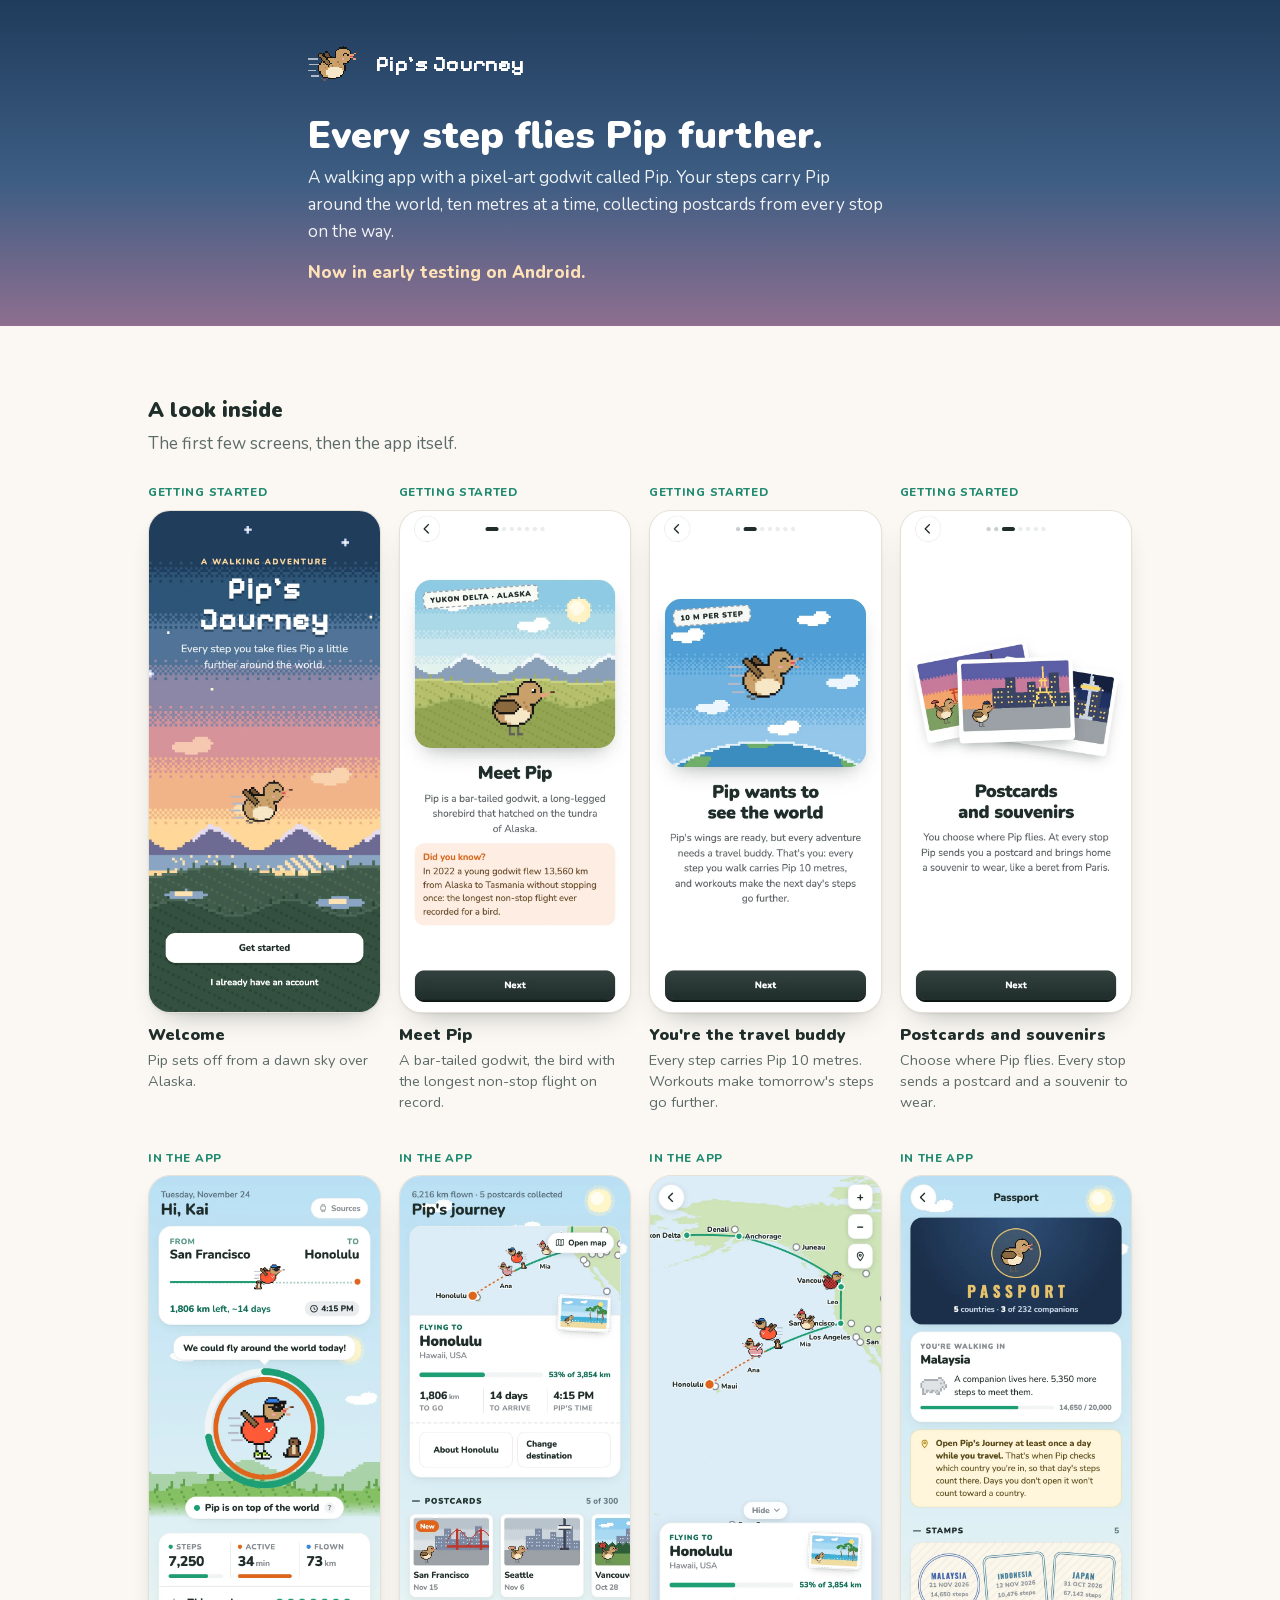
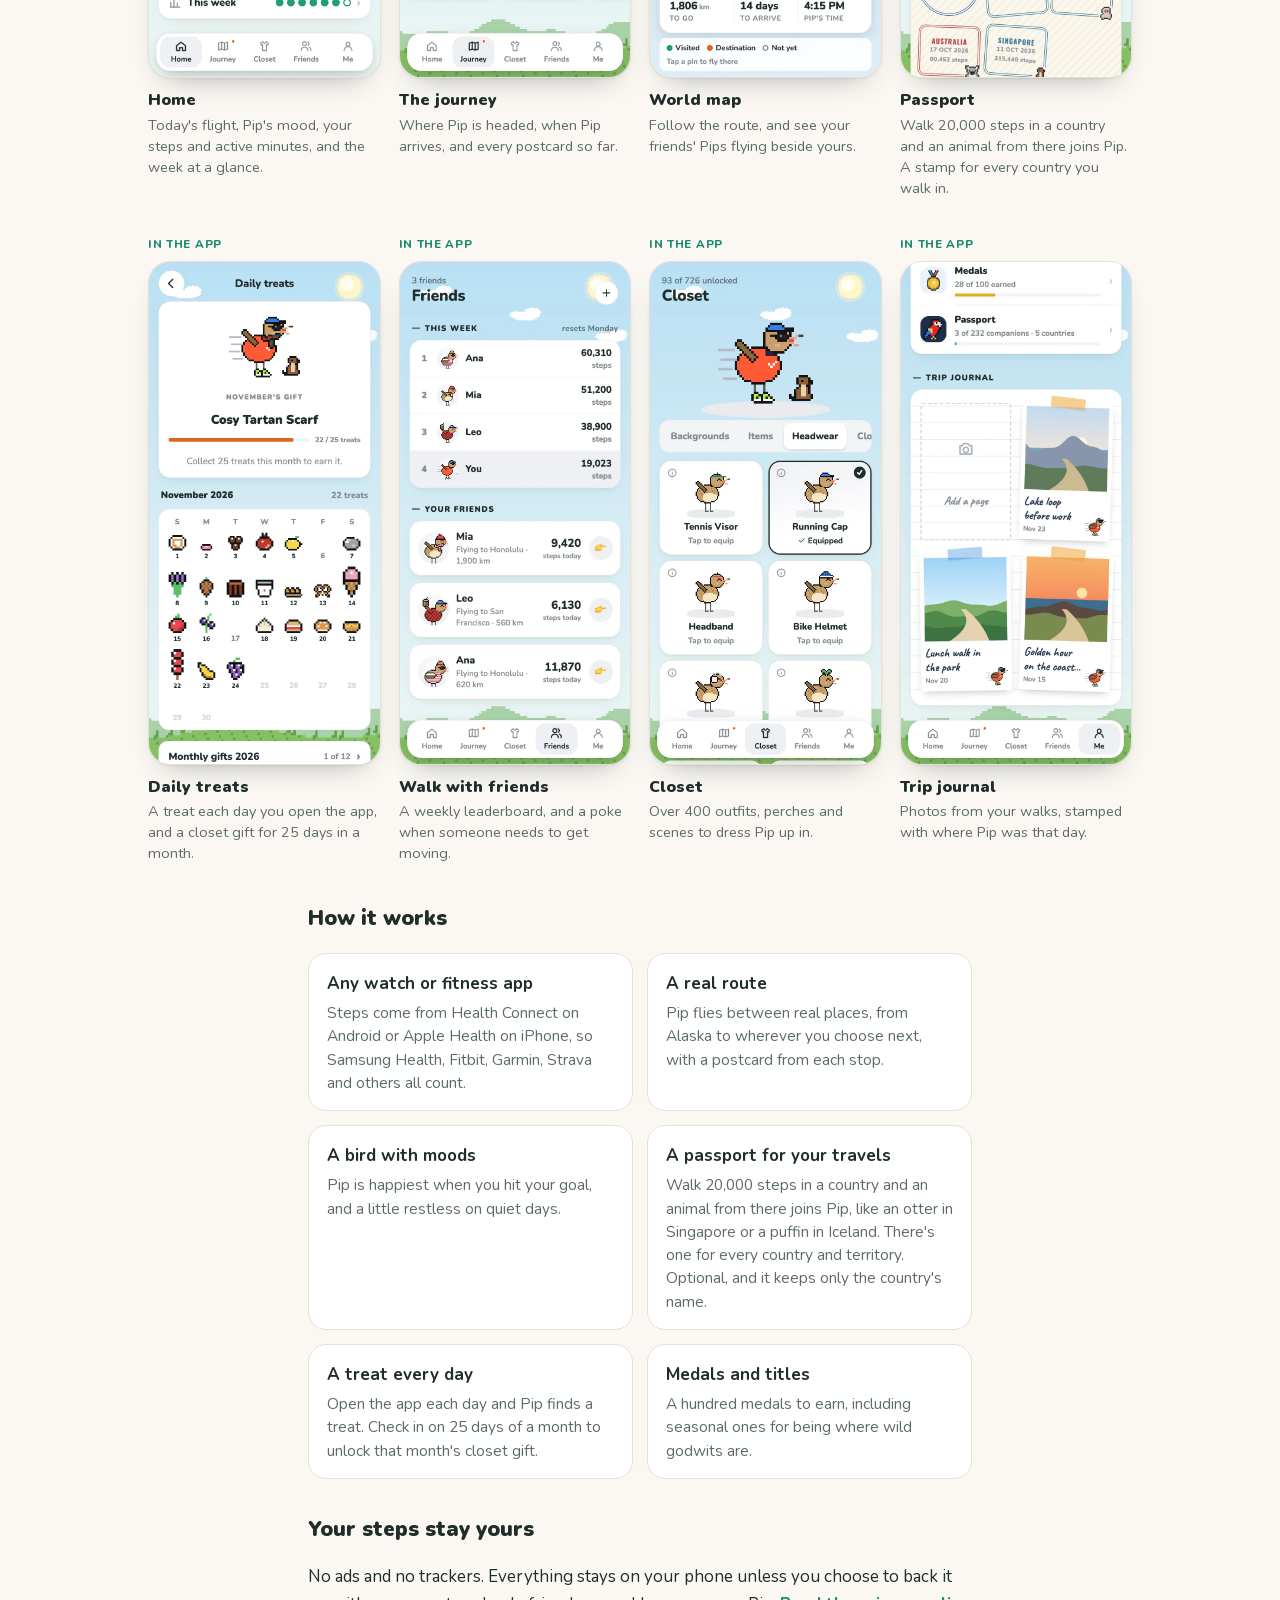
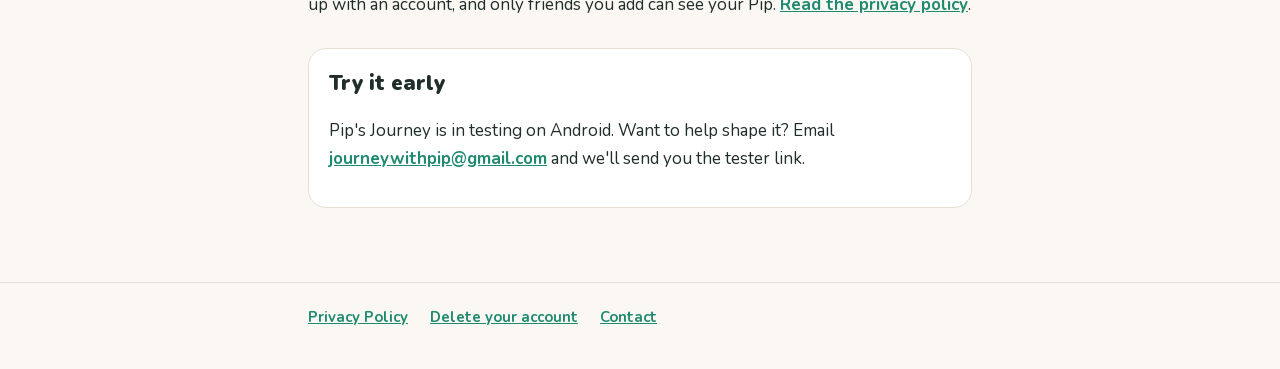
<file: index.html>
<!doctype html>
<html lang="en">
<head>
  <meta charset="utf-8">
  <meta name="viewport" content="width=device-width, initial-scale=1, viewport-fit=cover">
  <title>Pip's Journey</title>
  <meta name="description" content="A walking app: a pixel-art godwit called Pip flies around the world on your steps.">
  <link rel="icon" href="pip.png">
  <link rel="stylesheet" href="style.css?v=2">
</head>
<body>
  <header class="hero">
    <div class="wrap">
      <a class="brand" href="./"><img src="pip.png" alt="">Pip's Journey</a>
      <h1>Every step flies Pip further.</h1>
      <p>A walking app with a pixel-art godwit called Pip. Your steps carry Pip around the world, ten metres
        at a time, collecting postcards from every stop on the way.</p>
      <p class="hero-note">Now in early testing on Android.</p>
    </div>
  </header>

  <main>
    <section class="gallery" aria-labelledby="g-title">
      <div class="wrap">
        <h2 id="g-title">A look inside</h2>
        <p class="dim">The first few screens, then the app itself.</p>
      </div>
      <ol class="shots">
        <li><span class="tag">Getting started</span><img src="shot-onb-welcome.webp?v=2" width="390" height="844" alt="Welcome screen: Pip flying over a dawn sky, with the tagline 'Every step you take flies Pip a little further around the world'">
          <b>Welcome</b><span>Pip sets off from a dawn sky over Alaska.</span></li>
        <li><span class="tag">Getting started</span><img src="shot-onb-pip.webp?v=2" width="390" height="844" alt="Meet Pip: a bar-tailed godwit on the tundra, with a fact about the record non-stop flight" loading="lazy">
          <b>Meet Pip</b><span>A bar-tailed godwit, the bird with the longest non-stop flight on record.</span></li>
        <li><span class="tag">Getting started</span><img src="shot-onb-world.webp?v=2" width="390" height="844" alt="Onboarding: every step carries Pip 10 metres" loading="lazy">
          <b>You're the travel buddy</b><span>Every step carries Pip 10 metres. Workouts make tomorrow's steps go further.</span></li>
        <li><span class="tag">Getting started</span><img src="shot-onb-souvenirs.webp?v=2" width="390" height="844" alt="Onboarding: postcards and souvenirs from each stop" loading="lazy">
          <b>Postcards and souvenirs</b><span>Choose where Pip flies. Every stop sends a postcard and a souvenir to wear.</span></li>
        <li><span class="tag">In the app</span><img src="shot-home.webp?v=2" width="390" height="844" alt="Home: today's flight from San Francisco to Honolulu, Pip in the mood ring with an otter companion, and today's steps, active minutes and distance flown" loading="lazy">
          <b>Home</b><span>Today's flight, Pip's mood, your steps and active minutes, and the week at a glance.</span></li>
        <li><span class="tag">In the app</span><img src="shot-journey.webp?v=2" width="390" height="844" alt="Journey: the trip card flying to Honolulu, and a row of postcards collected" loading="lazy">
          <b>The journey</b><span>Where Pip is headed, when Pip arrives, and every postcard so far.</span></li>
        <li><span class="tag">In the app</span><img src="shot-map.webp?v=2" width="390" height="844" alt="World map: Pip's route down the west coast of North America, with friends' Pips flying nearby" loading="lazy">
          <b>World map</b><span>Follow the route, and see your friends' Pips flying beside yours.</span></li>
        <li><span class="tag">In the app</span><img src="shot-passport.webp?v=2" width="390" height="844" alt="Passport: walking in Malaysia with 14,650 of 20,000 steps toward its companion, and stamps from Singapore, Australia, Japan and Indonesia" loading="lazy">
          <b>Passport</b><span>Walk 20,000 steps in a country and an animal from there joins Pip. A stamp for every country you walk in.</span></li>
        <li><span class="tag">In the app</span><img src="shot-treats.webp?v=2" width="390" height="844" alt="Daily treats: November's gift, a cosy tartan scarf, 22 of 25 treats in, above a calendar with a treat on each day checked in" loading="lazy">
          <b>Daily treats</b><span>A treat each day you open the app, and a closet gift for 25 days in a month.</span></li>
        <li><span class="tag">In the app</span><img src="shot-friends.webp?v=2" width="390" height="844" alt="Friends: this week's step leaderboard and each friend's Pip with steps today and a button to poke them" loading="lazy">
          <b>Walk with friends</b><span>A weekly leaderboard, and a poke when someone needs to get moving.</span></li>
        <li><span class="tag">In the app</span><img src="shot-closet.webp?v=2" width="390" height="844" alt="Closet: Pip in a running cap, sunglasses and running top with an otter companion, above a grid of hats to choose from" loading="lazy">
          <b>Closet</b><span>Over 400 outfits, perches and scenes to dress Pip up in.</span></li>
        <li><span class="tag">In the app</span><img src="shot-journal.webp?v=2" width="390" height="844" alt="Trip journal: polaroid photos from walks, each with a handwritten caption and Pip's stamp" loading="lazy">
          <b>Trip journal</b><span>Photos from your walks, stamped with where Pip was that day.</span></li>
      </ol>
    </section>

    <div class="wrap">
      <h2>How it works</h2>
      <ul class="features">
        <li><b>Any watch or fitness app</b><span>Steps come from Health Connect on Android or Apple Health on iPhone, so Samsung Health, Fitbit, Garmin, Strava and others all count.</span></li>
        <li><b>A real route</b><span>Pip flies between real places, from Alaska to wherever you choose next, with a postcard from each stop.</span></li>
        <li><b>A bird with moods</b><span>Pip is happiest when you hit your goal, and a little restless on quiet days.</span></li>
        <li><b>A passport for your travels</b><span>Walk 20,000 steps in a country and an animal from there joins Pip, like an otter in Singapore or a puffin in Iceland. There's one for every country and territory. Optional, and it keeps only the country's name.</span></li>
        <li><b>A treat every day</b><span>Open the app each day and Pip finds a treat. Check in on 25 days of a month to unlock that month's closet gift.</span></li>
        <li><b>Medals and titles</b><span>A hundred medals to earn, including seasonal ones for being where wild godwits are.</span></li>
      </ul>

      <h2>Your steps stay yours</h2>
      <p>No ads and no trackers. Everything stays on your phone unless you choose to back it up with an account,
        and only friends you add can see your Pip. <a href="privacy.html">Read the privacy policy</a>.</p>

      <div class="card cta">
        <h2>Try it early</h2>
        <p>Pip's Journey is in testing on Android. Want to help shape it? Email
          <a href="mailto:journeywithpip@gmail.com">journeywithpip@gmail.com</a> and we'll send you the tester link.</p>
      </div>
    </div>
  </main>

  <footer>
    <div class="wrap links"><a href="privacy.html">Privacy Policy</a><a href="delete-account.html">Delete your account</a><a href="mailto:journeywithpip@gmail.com">Contact</a></div>
  </footer>
</body>
</html>
</file>
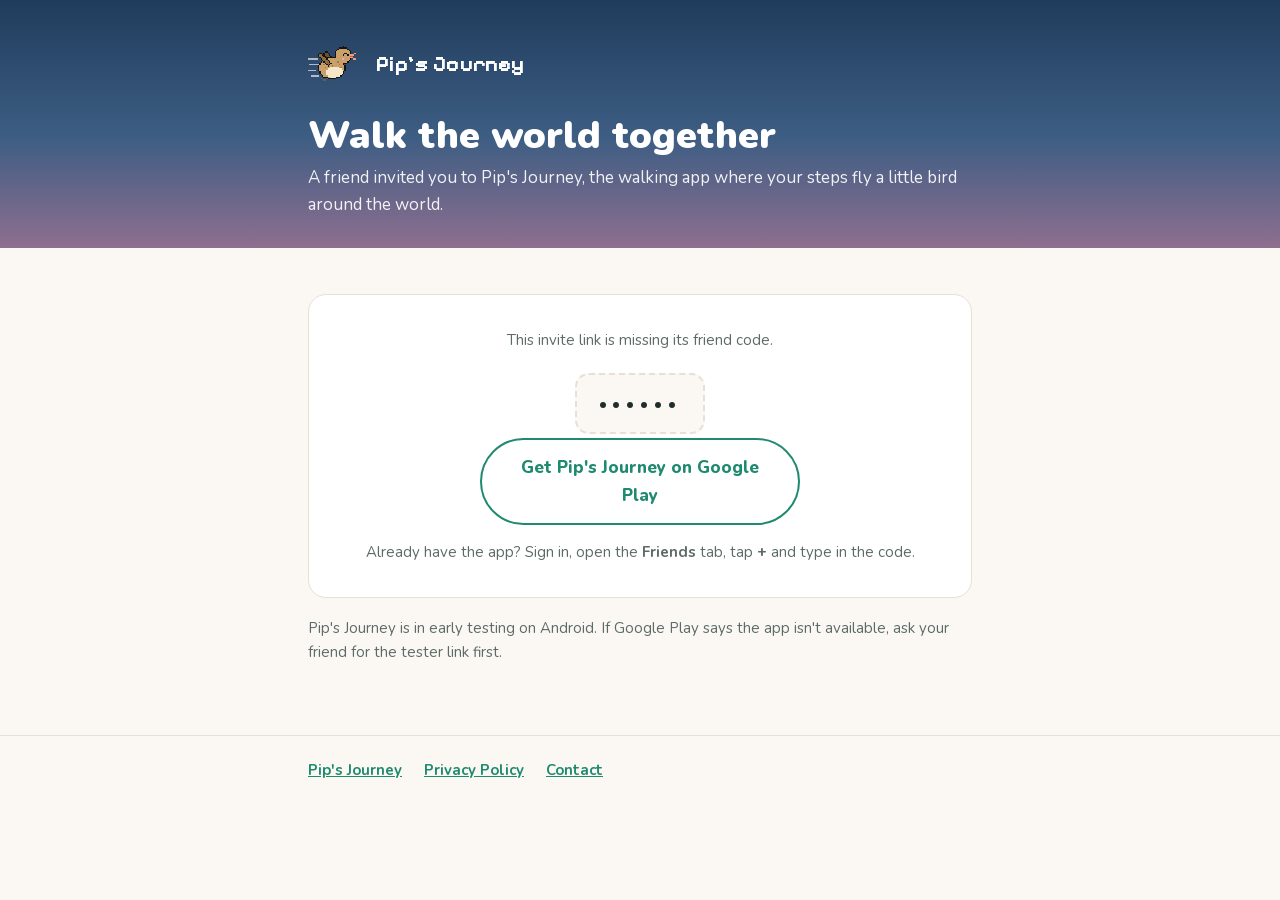
<file: add.html>
<!doctype html>
<html lang="en">
<head>
  <meta charset="utf-8">
  <meta name="viewport" content="width=device-width, initial-scale=1, viewport-fit=cover">
  <title>Add a Friend · Pip's Journey</title>
  <meta name="description" content="A friend invited you to walk the world together on Pip's Journey.">
  <link rel="icon" href="pip.png">
  <link rel="stylesheet" href="style.css?v=2">
  <style>
    [hidden] { display: none !important; }
    .invite { text-align: center; }
    .code { display: inline-block; margin: 6px 0 4px; padding: 10px 22px; border: 2px dashed var(--line); border-radius: 14px;
      font: 800 34px/1.1 'Nunito', system-ui, sans-serif; letter-spacing: .14em; color: var(--ink); background: var(--bg); }
    .go { display: block; margin: 18px auto 10px; max-width: 320px; padding: 14px 22px; border-radius: 999px; background: var(--teal);
      color: #fff; font-weight: 800; text-decoration: none; }
    .go.ghost { background: none; color: var(--teal); border: 2px solid var(--teal); margin-top: 0; }
    .small { font-size: 15px; color: var(--dim); }
  </style>
</head>
<body>
  <header>
    <div class="wrap">
      <a class="brand" href="./"><img src="pip.png" alt="">Pip's Journey</a>
      <h1>Walk the world together</h1>
      <p>A friend invited you to Pip's Journey, the walking app where your steps fly a little bird around the world.</p>
    </div>
  </header>
  <main class="wrap">
    <div class="card invite">
      <p class="small" id="lead">Their friend code</p>
      <div class="code" id="code">······</div>
      <a class="go" id="open" href="#">Add them in the app</a>
      <a class="go ghost" href="https://play.google.com/store/apps/details?id=com.journeywithpip.pipsjourney">Get Pip's Journey on Google Play</a>
      <p class="small" id="how">Already have the app? Sign in, open the <b>Friends</b> tab, tap <b>+</b> and type in the code.</p>
    </div>
    <p class="small">Pip's Journey is in early testing on Android. If Google Play says the app isn't available,
      ask your friend for the tester link first.</p>
  </main>
  <footer>
    <div class="wrap links"><a href="./">Pip's Journey</a><a href="privacy.html">Privacy Policy</a><a href="mailto:journeywithpip@gmail.com">Contact</a></div>
  </footer>
  <script>
    // the friend code comes in the link: add.html?c=ABC123
    const code = (new URLSearchParams(location.search).get('c') || '').toUpperCase().replace(/[^A-Z0-9]/g, '');
    const ok = /^[A-Z0-9]{6}$/.test(code), open = document.getElementById('open');
    if (ok) document.getElementById('code').textContent = code;
    else { document.getElementById('lead').textContent = 'This invite link is missing its friend code.'; open.hidden = true; }
    // on Android, Chrome opens the app straight on the add-friend sheet, or Google Play when it isn't installed
    const play = 'https://play.google.com/store/apps/details?id=com.journeywithpip.pipsjourney';
    if (ok && /android/i.test(navigator.userAgent)) {
      open.href = `intent://friend/${code}#Intent;scheme=com.pipsjourney.app;package=com.journeywithpip.pipsjourney;S.browser_fallback_url=${encodeURIComponent(play)};end`;
    } else if (ok) {
      open.hidden = true; // the app is Android only, so there's nothing to open here
      document.getElementById('how').insertAdjacentHTML('afterbegin', 'Pip\'s Journey is on Android for now. ');
    }
  </script>
</body>
</html>
</file>
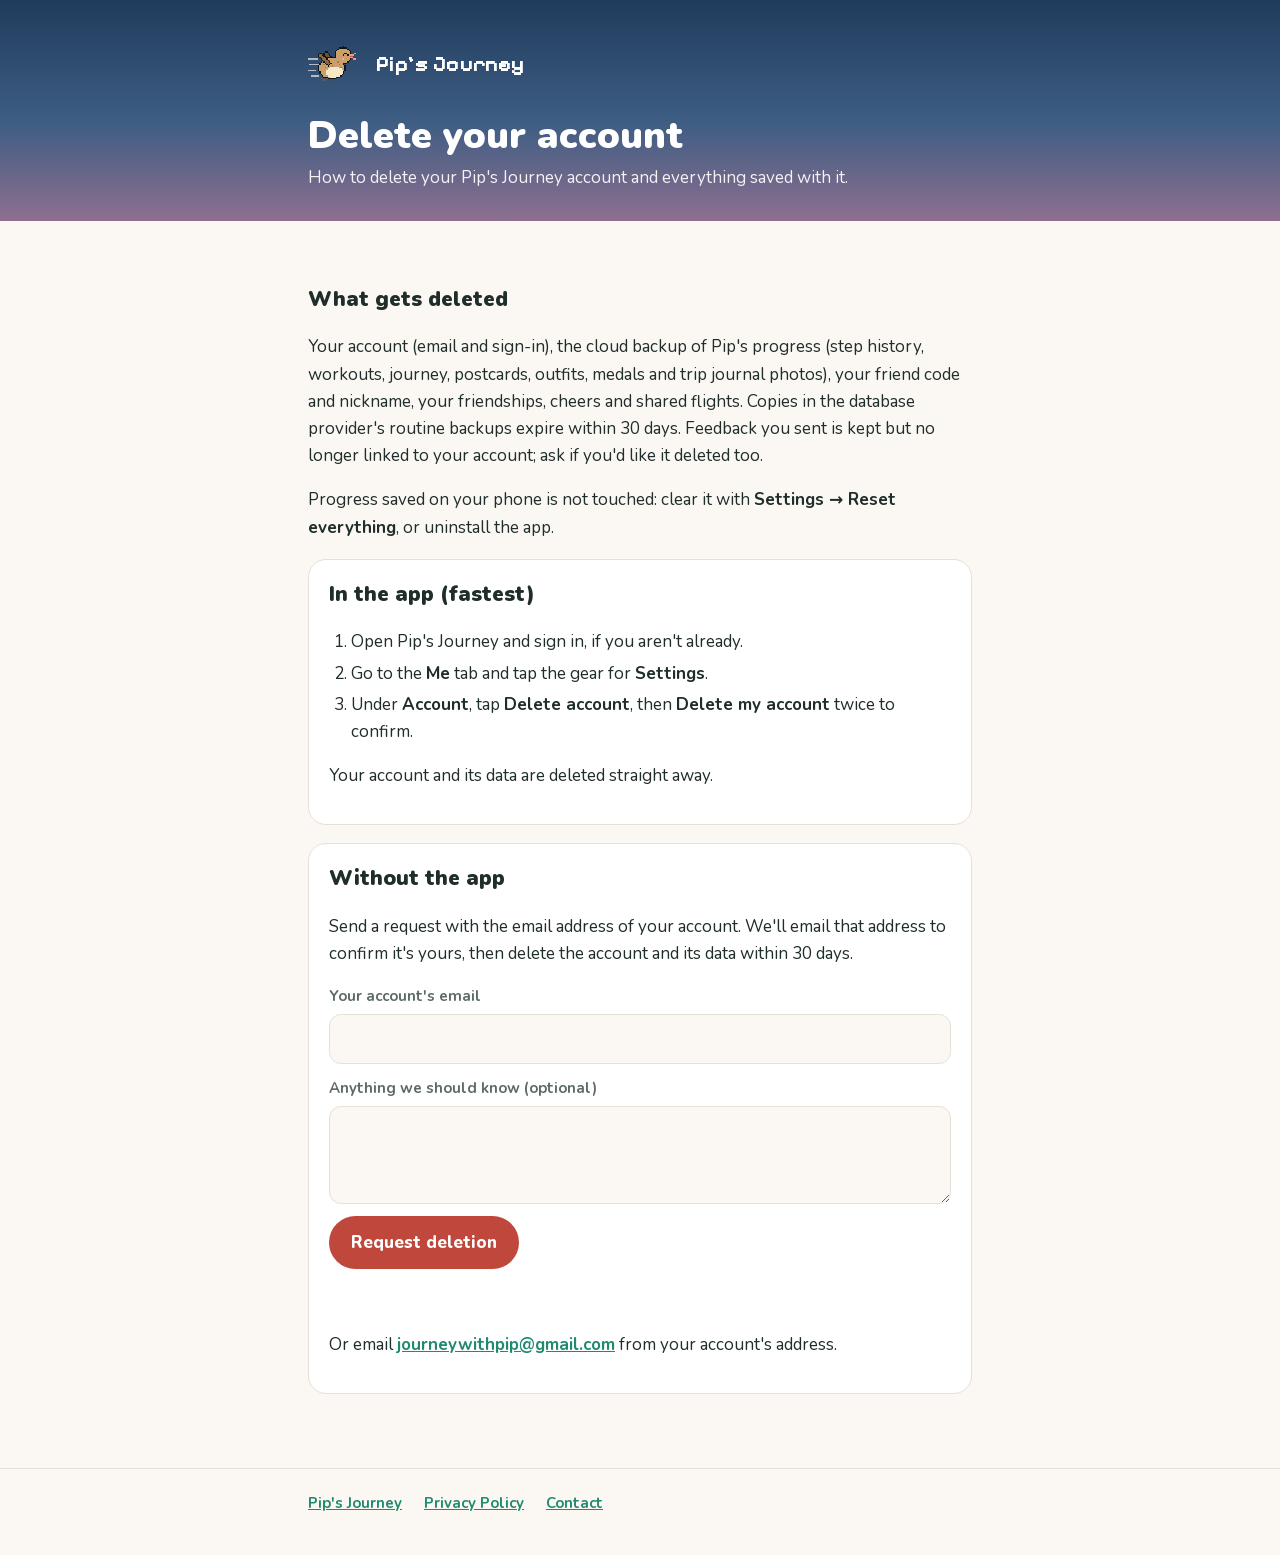
<file: delete-account.html>
<!doctype html>
<html lang="en">
<head>
  <meta charset="utf-8">
  <meta name="viewport" content="width=device-width, initial-scale=1, viewport-fit=cover">
  <title>Delete Your Account · Pip's Journey</title>
  <meta name="description" content="How to delete your Pip's Journey account and its data.">
  <link rel="icon" href="pip.png">
  <link rel="stylesheet" href="style.css">
</head>
<body>
  <header>
    <div class="wrap">
      <a class="brand" href="./"><img src="pip.png" alt="">Pip's Journey</a>
      <h1>Delete your account</h1>
      <p>How to delete your Pip's Journey account and everything saved with it.</p>
    </div>
  </header>
  <main class="wrap">
    <h2>What gets deleted</h2>
    <p>Your account (email and sign-in), the cloud backup of Pip's progress (step history, workouts, journey,
      postcards, outfits, medals and trip journal photos), your friend code and nickname, your friendships,
      cheers and shared flights. Copies in the database provider's routine backups expire within 30 days.
      Feedback you sent is kept but no longer linked to your account; ask if you'd like it deleted too.</p>
    <p>Progress saved on your phone is not touched: clear it with <b>Settings → Reset everything</b>, or
      uninstall the app.</p>

    <div class="card">
      <h2>In the app (fastest)</h2>
      <ol class="steps">
        <li>Open Pip's Journey and sign in, if you aren't already.</li>
        <li>Go to the <b>Me</b> tab and tap the gear for <b>Settings</b>.</li>
        <li>Under <b>Account</b>, tap <b>Delete account</b>, then <b>Delete my account</b> twice to confirm.</li>
      </ol>
      <p>Your account and its data are deleted straight away.</p>
    </div>

    <div class="card">
      <h2>Without the app</h2>
      <p>Send a request with the email address of your account. We'll email that address to confirm it's yours,
        then delete the account and its data within 30 days.</p>
      <form id="req">
        <label>Your account's email<input id="email" type="email" autocomplete="email" required maxlength="320"></label>
        <label>Anything we should know (optional)<textarea id="note" rows="3" maxlength="1000"></textarea></label>
        <button id="send" type="submit">Request deletion</button>
        <p class="status" id="status" role="status"></p>
      </form>
      <p>Or email <a href="mailto:journeywithpip@gmail.com">journeywithpip@gmail.com</a> from your account's address.</p>
    </div>
  </main>
  <footer>
    <div class="wrap links"><a href="./">Pip's Journey</a><a href="privacy.html">Privacy Policy</a><a href="mailto:journeywithpip@gmail.com">Contact</a></div>
  </footer>
  <script>
    // the request lands in the app's feedback table (supabase/launch.sql) as a "delete-request"; the key is
    // the app's public one, which can only add messages, never read them
    const SUPABASE = 'https://xuaolxqmotaytuojfxlx.supabase.co', KEY = 'sb_publishable_ofRMKVYnFPUyhH1-1Pyt_w_UhgM1ATS';
    const form = document.getElementById('req'), status = document.getElementById('status'), send = document.getElementById('send');
    form.addEventListener('submit', async e => {
      e.preventDefault();
      const email = document.getElementById('email').value.trim(), note = document.getElementById('note').value.trim();
      send.disabled = true; status.className = 'status'; status.textContent = 'Sending…';
      try {
        const res = await fetch(`${SUPABASE}/rest/v1/feedback`, {
          method: 'POST',
          headers: { apikey: KEY, 'Content-Type': 'application/json', Prefer: 'return=minimal' },
          body: JSON.stringify({ kind: 'delete-request', email, message: note || 'Please delete my account.', app: 'website' }),
        });
        if (!res.ok) throw new Error(res.status);
        form.reset();
        status.className = 'status ok'; status.textContent = "Request sent. We'll email you to confirm.";
      } catch (err) {
        status.className = 'status err'; status.textContent = "Couldn't send that. Try again, or email us instead.";
      }
      send.disabled = false;
    });
  </script>
</body>
</html>
</file>
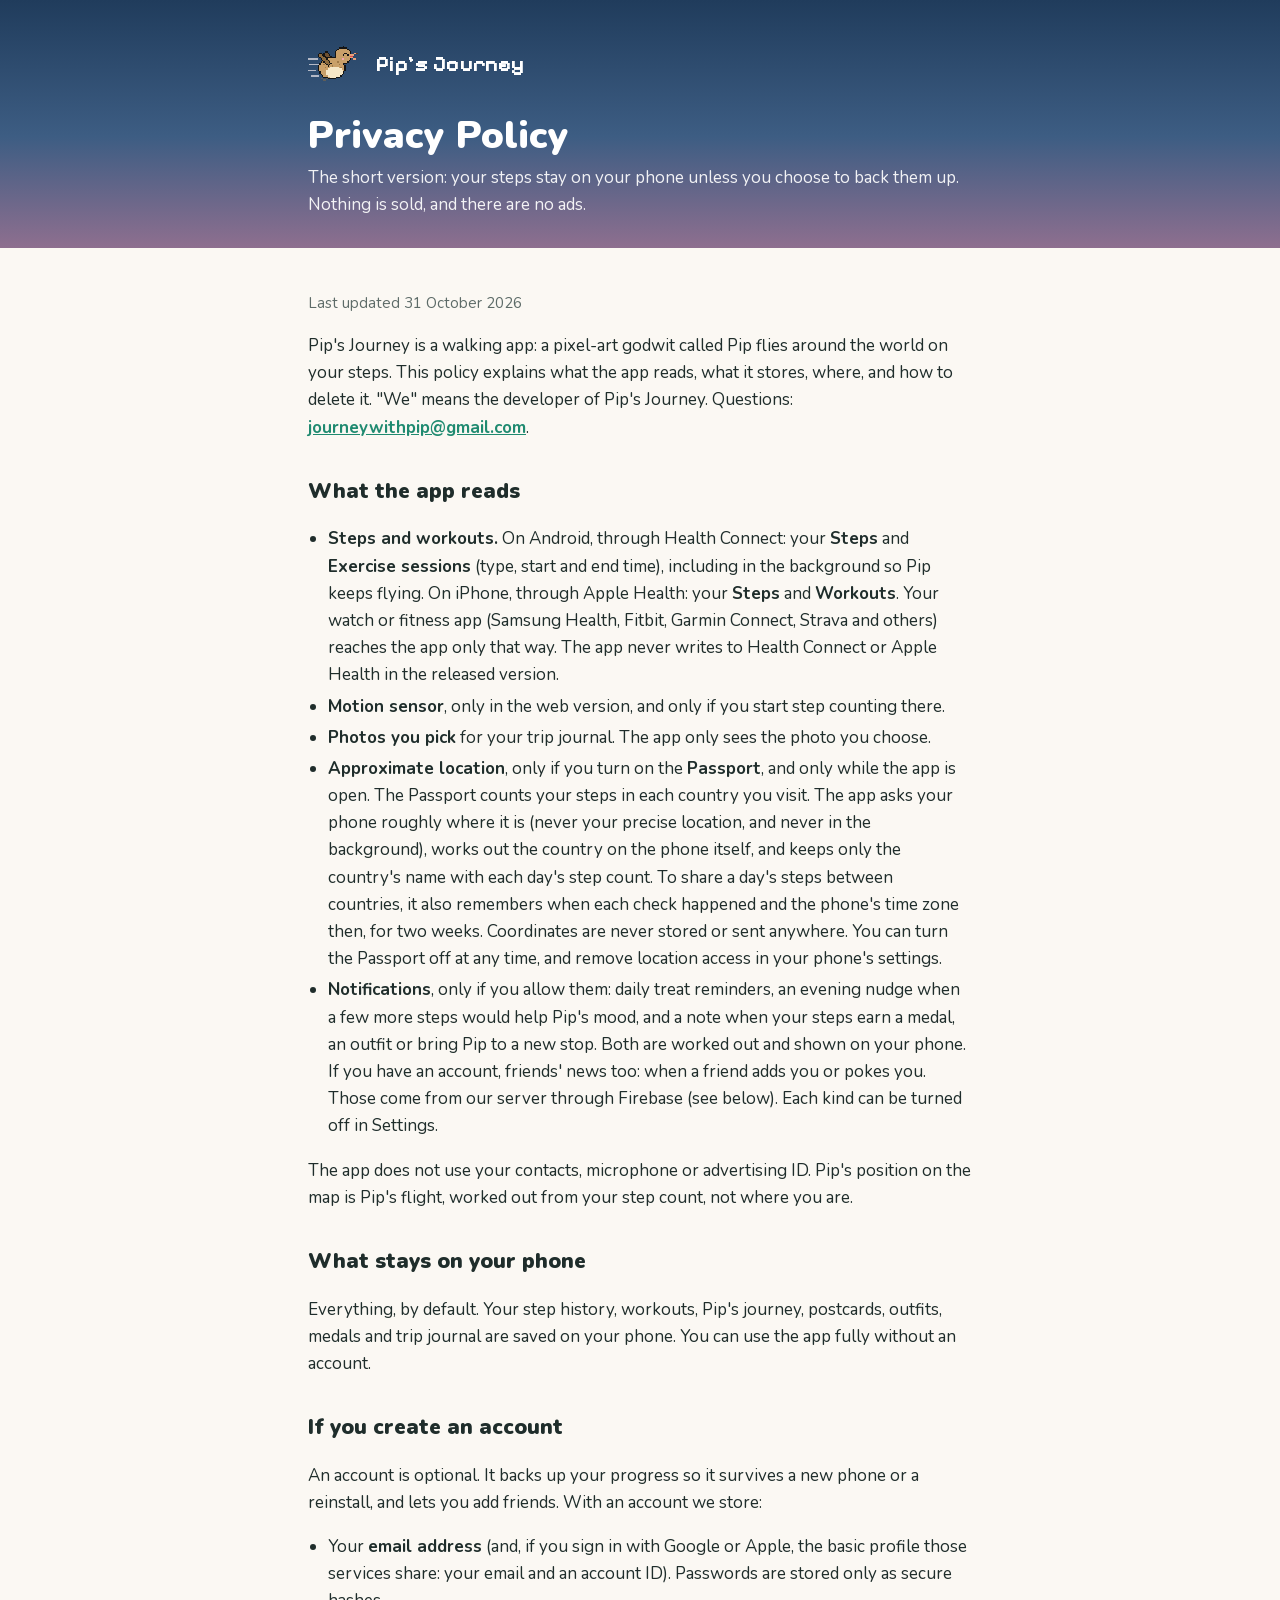
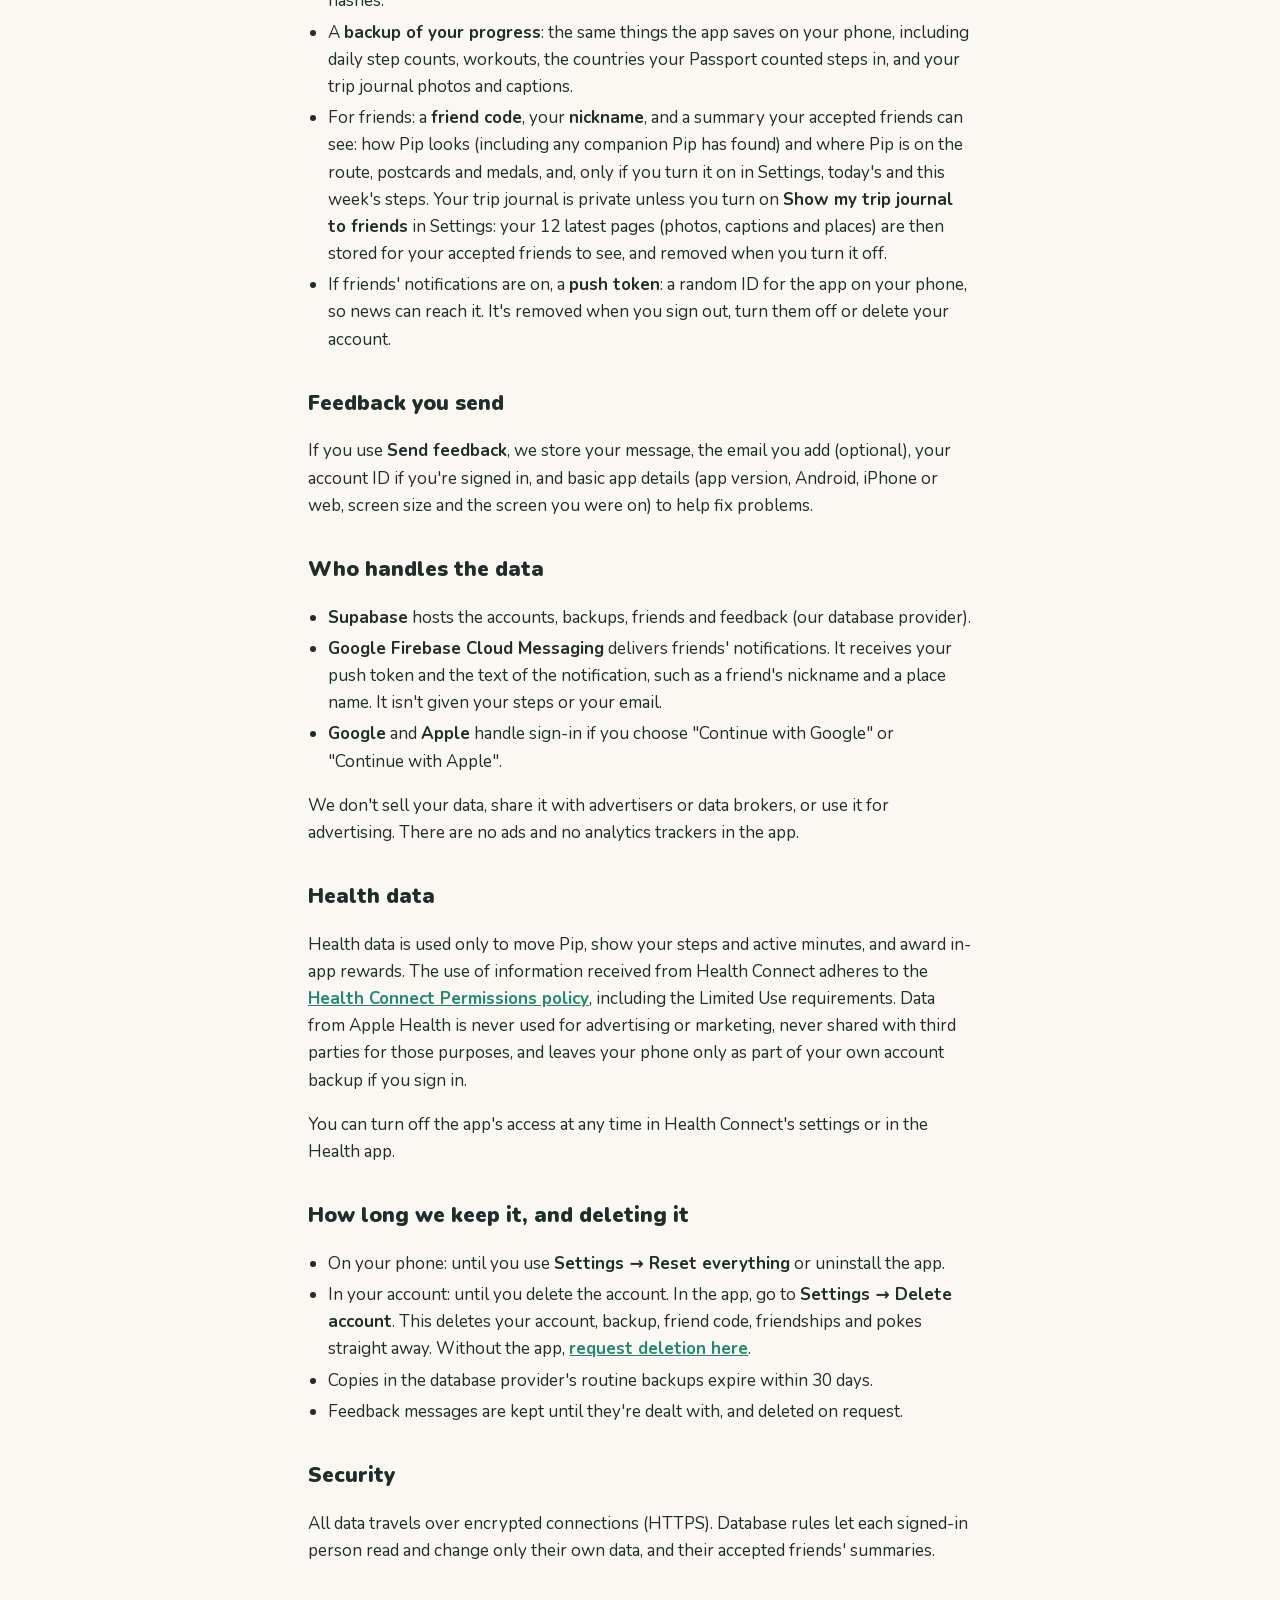
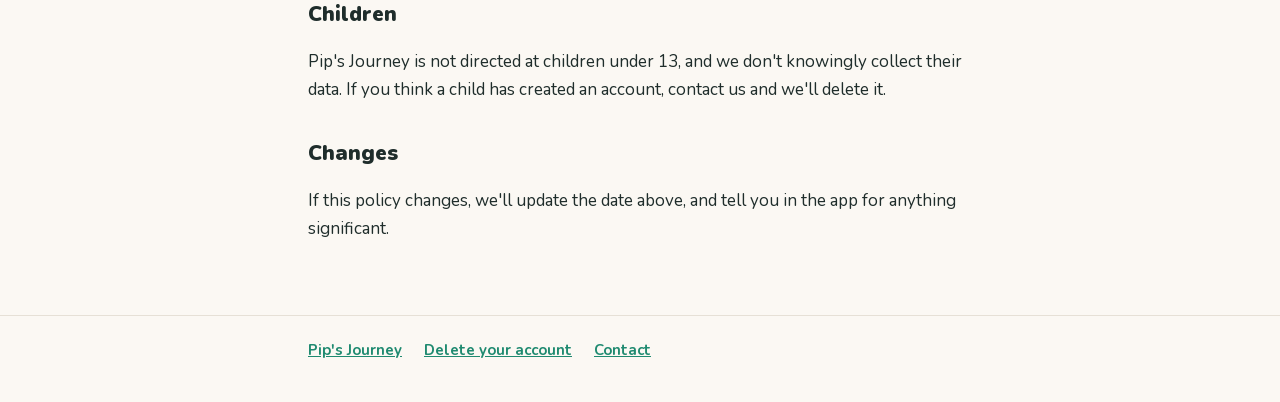
<file: privacy.html>
<!doctype html>
<html lang="en">
<head>
  <meta charset="utf-8">
  <meta name="viewport" content="width=device-width, initial-scale=1, viewport-fit=cover">
  <title>Privacy Policy · Pip's Journey</title>
  <meta name="description" content="How Pip's Journey handles your steps, workouts and account.">
  <link rel="icon" href="pip.png">
  <link rel="stylesheet" href="style.css">
</head>
<body>
  <header>
    <div class="wrap">
      <a class="brand" href="./"><img src="pip.png" alt="">Pip's Journey</a>
      <h1>Privacy Policy</h1>
      <p>The short version: your steps stay on your phone unless you choose to back them up. Nothing is sold, and there are no ads.</p>
    </div>
  </header>
  <main class="wrap">
    <p class="updated">Last updated 31 October 2026</p>

    <p>Pip's Journey is a walking app: a pixel-art godwit called Pip flies around the world on your steps.
      This policy explains what the app reads, what it stores, where, and how to delete it.
      "We" means the developer of Pip's Journey. Questions: <a href="mailto:journeywithpip@gmail.com">journeywithpip@gmail.com</a>.</p>

    <h2>What the app reads</h2>
    <ul>
      <li><b>Steps and workouts.</b> On Android, through Health Connect: your <b>Steps</b> and <b>Exercise
        sessions</b> (type, start and end time), including in the background so Pip keeps flying. On iPhone,
        through Apple Health: your <b>Steps</b> and <b>Workouts</b>. Your watch or fitness app (Samsung Health,
        Fitbit, Garmin Connect, Strava and others) reaches the app only that way. The app never writes to
        Health Connect or Apple Health in the released version.</li>
      <li><b>Motion sensor</b>, only in the web version, and only if you start step counting there.</li>
      <li><b>Photos you pick</b> for your trip journal. The app only sees the photo you choose.</li>
      <li><b>Approximate location</b>, only if you turn on the <b>Passport</b>, and only while the app is
        open. The Passport counts your steps in each country you visit. The app asks your phone roughly where
        it is (never your precise location, and never in the background), works out the country on the phone
        itself, and keeps only the country's name with each day's step count. To share a day's steps
        between countries, it also remembers when each check happened and the phone's time zone then, for
        two weeks. Coordinates are never stored or sent anywhere. You can turn the Passport off at any time, and remove location access in your phone's
        settings.</li>
      <li><b>Notifications</b>, only if you allow them: daily treat reminders, an evening nudge when a few more steps would help Pip's mood, and a note when your steps earn
        a medal, an outfit or bring Pip to a new stop. Both are worked out and shown on your phone. If you have an
        account, friends' news too: when a friend adds you or pokes you. Those come from
        our server through Firebase (see below). Each kind can be turned off in Settings.</li>
    </ul>
    <p>The app does not use your contacts, microphone or advertising ID. Pip's position on the map is Pip's
      flight, worked out from your step count, not where you are.</p>

    <h2>What stays on your phone</h2>
    <p>Everything, by default. Your step history, workouts, Pip's journey, postcards, outfits, medals and trip
      journal are saved on your phone. You can use the app fully without an account.</p>

    <h2>If you create an account</h2>
    <p>An account is optional. It backs up your progress so it survives a new phone or a reinstall, and lets
      you add friends. With an account we store:</p>
    <ul>
      <li>Your <b>email address</b> (and, if you sign in with Google or Apple, the basic profile those
        services share: your email and an account ID). Passwords are stored only as secure hashes.</li>
      <li>A <b>backup of your progress</b>: the same things the app saves on your phone, including daily step
        counts, workouts, the countries your Passport counted steps in, and your trip journal photos and captions.</li>
      <li>For friends: a <b>friend code</b>, your <b>nickname</b>, and a summary your accepted friends can see:
        how Pip looks (including any companion Pip has found) and where Pip is on the route, postcards and medals, and, only if you turn it on in Settings,
        today's and this week's steps. Your trip journal is private unless you turn on <b>Show my trip journal to friends</b> in Settings: your 12 latest pages (photos, captions and places) are then stored for your accepted friends to see, and removed when you turn it off.</li>
      <li>If friends' notifications are on, a <b>push token</b>: a random ID for the app on your phone, so news can
        reach it. It's removed when you sign out, turn them off or delete your account.</li>
    </ul>

    <h2>Feedback you send</h2>
    <p>If you use <b>Send feedback</b>, we store your message, the email you add (optional), your account ID if
      you're signed in, and basic app details (app version, Android, iPhone or web, screen size and the screen
      you were on) to help fix problems.</p>

    <h2>Who handles the data</h2>
    <ul>
      <li><b>Supabase</b> hosts the accounts, backups, friends and feedback (our database provider).</li>
      <li><b>Google Firebase Cloud Messaging</b> delivers friends' notifications. It receives your push token and
        the text of the notification, such as a friend's nickname and a place name. It isn't given your steps or your email.</li>
      <li><b>Google</b> and <b>Apple</b> handle sign-in if you choose "Continue with Google" or "Continue with Apple".</li>
    </ul>
    <p>We don't sell your data, share it with advertisers or data brokers, or use it for advertising. There are
      no ads and no analytics trackers in the app.</p>

    <h2>Health data</h2>
    <p>Health data is used only to move Pip, show your steps and active minutes, and award in-app rewards.
      The use of information received from Health Connect adheres to the
      <a href="https://developer.android.com/health-and-fitness/guides/health-connect/develop/get-started#health-connect-permissions-policy">Health Connect Permissions policy</a>,
      including the Limited Use requirements. Data from Apple Health is never used for advertising or
      marketing, never shared with third parties for those purposes, and leaves your phone only as part of
      your own account backup if you sign in.</p>
    <p>You can turn off the app's access at any time in Health Connect's settings or in the Health app.</p>

    <h2>How long we keep it, and deleting it</h2>
    <ul>
      <li>On your phone: until you use <b>Settings → Reset everything</b> or uninstall the app.</li>
      <li>In your account: until you delete the account. In the app, go to <b>Settings → Delete account</b>.
        This deletes your account, backup, friend code, friendships and pokes straight away. Without the app,
        <a href="delete-account.html">request deletion here</a>.</li>
      <li>Copies in the database provider's routine backups expire within 30 days.</li>
      <li>Feedback messages are kept until they're dealt with, and deleted on request.</li>
    </ul>

    <h2>Security</h2>
    <p>All data travels over encrypted connections (HTTPS). Database rules let each signed-in person read and
      change only their own data, and their accepted friends' summaries.</p>

    <h2>Children</h2>
    <p>Pip's Journey is not directed at children under 13, and we don't knowingly collect their data. If you
      think a child has created an account, contact us and we'll delete it.</p>

    <h2>Changes</h2>
    <p>If this policy changes, we'll update the date above, and tell you in the app for anything significant.</p>
  </main>
  <footer>
    <div class="wrap links"><a href="./">Pip's Journey</a><a href="delete-account.html">Delete your account</a><a href="mailto:journeywithpip@gmail.com">Contact</a></div>
  </footer>
</body>
</html>
</file>
<file: style.css>
/* Pip's Journey public pages: the app's dawn sky up top, then plain reading pages */
@font-face { font-family: 'Nunito'; src: url(nunito.woff2) format('woff2'); font-weight: 200 1000; font-display: swap; }
@font-face { font-family: 'Pixelify Sans'; src: url(pixelify-700.woff2) format('woff2'); font-weight: 700; font-display: swap; }
:root {
  --bg: #fbf8f3; --card: #ffffff; --ink: #1f2d2b; --dim: #5d6b68; --line: #e6e0d6;
  --teal: #1f8a70; --sky: #203c5c; --dawn: #f6c79a; --danger: #c0473b;
}
@media (prefers-color-scheme: dark) {
  :root { --bg: #141c22; --card: #1c262e; --ink: #edf1ef; --dim: #a6b3b0; --line: #2c3842; --teal: #5cc7a6; --danger: #ef8a7f; color-scheme: dark; }
}
* { box-sizing: border-box; }
body { margin: 0; background: var(--bg); color: var(--ink); font: 17px/1.6 'Nunito', system-ui, -apple-system, 'Segoe UI', sans-serif; }
header { background: linear-gradient(#203c5c, #3d5d83 55%, #8e6f8f); color: #fff; padding: 36px 0 30px; }
.wrap { max-width: 44rem; margin: 0 auto; padding-left: max(20px, env(safe-area-inset-left, 0px)); padding-right: max(20px, env(safe-area-inset-right, 0px)); }
.brand { display: flex; align-items: center; gap: 12px; color: #fff; text-decoration: none; font: 700 22px 'Pixelify Sans', 'Nunito', sans-serif; letter-spacing: .02em; }
.brand img { width: 56px; height: 56px; image-rendering: pixelated; }
header h1 { font-size: clamp(28px, 6vw, 38px); line-height: 1.15; margin: 22px 0 6px; font-weight: 900; text-wrap: balance; }
header p { margin: 0; color: #fff; opacity: .92; }
main { padding-block: 28px 56px; }
h2 { font-size: 21px; font-weight: 900; margin: 34px 0 8px; text-wrap: balance; }
h3 { font-size: 17px; font-weight: 800; margin: 20px 0 4px; }
p, li { color: var(--ink); }
ul { padding-left: 1.2em; }
li { margin: 4px 0; }
a { color: var(--teal); font-weight: 700; }
.updated { color: var(--dim); font-size: 15px; }
.card { background: var(--card); border: 1px solid var(--line); border-radius: 18px; padding: 18px 20px; margin: 18px 0; }
.card h2 { margin-top: 0; }
ol.steps { padding-left: 1.3em; }
label { display: flex; flex-direction: column; gap: 6px; font-weight: 700; color: var(--dim); font-size: 15px; margin: 12px 0; }
input, textarea { font: inherit; color: var(--ink); background: var(--bg); border: 1px solid var(--line); border-radius: 12px; padding: 12px 14px; width: 100%; }
input:focus, textarea:focus { outline: 2px solid var(--teal); outline-offset: -1px; }
button { font: inherit; font-weight: 800; border: 0; border-radius: 999px; padding: 13px 22px; background: var(--danger); color: #fff; cursor: pointer; }
button:disabled { opacity: .6; cursor: default; }
.status { font-weight: 700; min-height: 1.6em; }
.status.ok { color: var(--teal); }
.status.err { color: var(--danger); }
.links { display: flex; flex-wrap: wrap; gap: 10px 22px; }
footer { border-top: 1px solid var(--line); padding-block: 22px 40px; color: var(--dim); font-size: 15px; }

/* home page */
.dim { color: var(--dim); }
.hero { padding-bottom: 40px; }
.hero p { max-width: 36rem; }
.hero .hero-note { margin-top: 14px; font-weight: 800; color: #ffe2b8; opacity: 1; }
main > .gallery { padding-top: 6px; }
.gallery .wrap { max-width: 64rem; } /* the heading lines up with the grid */
.gallery h2 { margin-bottom: 2px; }
.gallery p { margin: 0; }
/* the screens in rows of four, the last two centred; two to a row on phones */
.shots {
  list-style: none; margin: 22px auto 0; max-width: 64rem;
  padding-left: max(20px, env(safe-area-inset-left, 0px)); padding-right: max(20px, env(safe-area-inset-right, 0px));
  display: flex; flex-wrap: wrap; justify-content: center; gap: 28px 18px;
}
.shots li { flex: 0 0 calc((100% - 3 * 18px) / 4); min-width: 0; display: flex; flex-direction: column; gap: 4px; }
@media (max-width: 760px) { .shots li { flex-basis: calc((100% - 18px) / 2); } }
.shots img { width: 100%; height: auto; aspect-ratio: 390 / 844; border-radius: 22px; border: 1px solid var(--line); background: var(--card);
  box-shadow: 0 1px 2px rgba(31, 45, 43, .06), 0 14px 30px -18px rgba(31, 45, 43, .45); margin-bottom: 8px; }
.shots b { font-size: 16px; font-weight: 900; line-height: 1.3; }
.shots li > span:last-child { font-size: 14.5px; line-height: 1.45; color: var(--dim); }
.shots .tag { align-self: flex-start; font-size: 11.5px; font-weight: 800; letter-spacing: .06em; text-transform: uppercase; color: var(--teal); margin-bottom: 4px; }
.features { list-style: none; padding: 0; display: grid; grid-template-columns: repeat(auto-fit, minmax(min(100%, 15rem), 1fr)); gap: 14px; }
.features li { margin: 0; background: var(--card); border: 1px solid var(--line); border-radius: 18px; padding: 16px 18px; display: flex; flex-direction: column; gap: 4px; }
.features span { color: var(--dim); font-size: 15.5px; line-height: 1.5; }
.cta { margin-top: 30px; }
</file>
